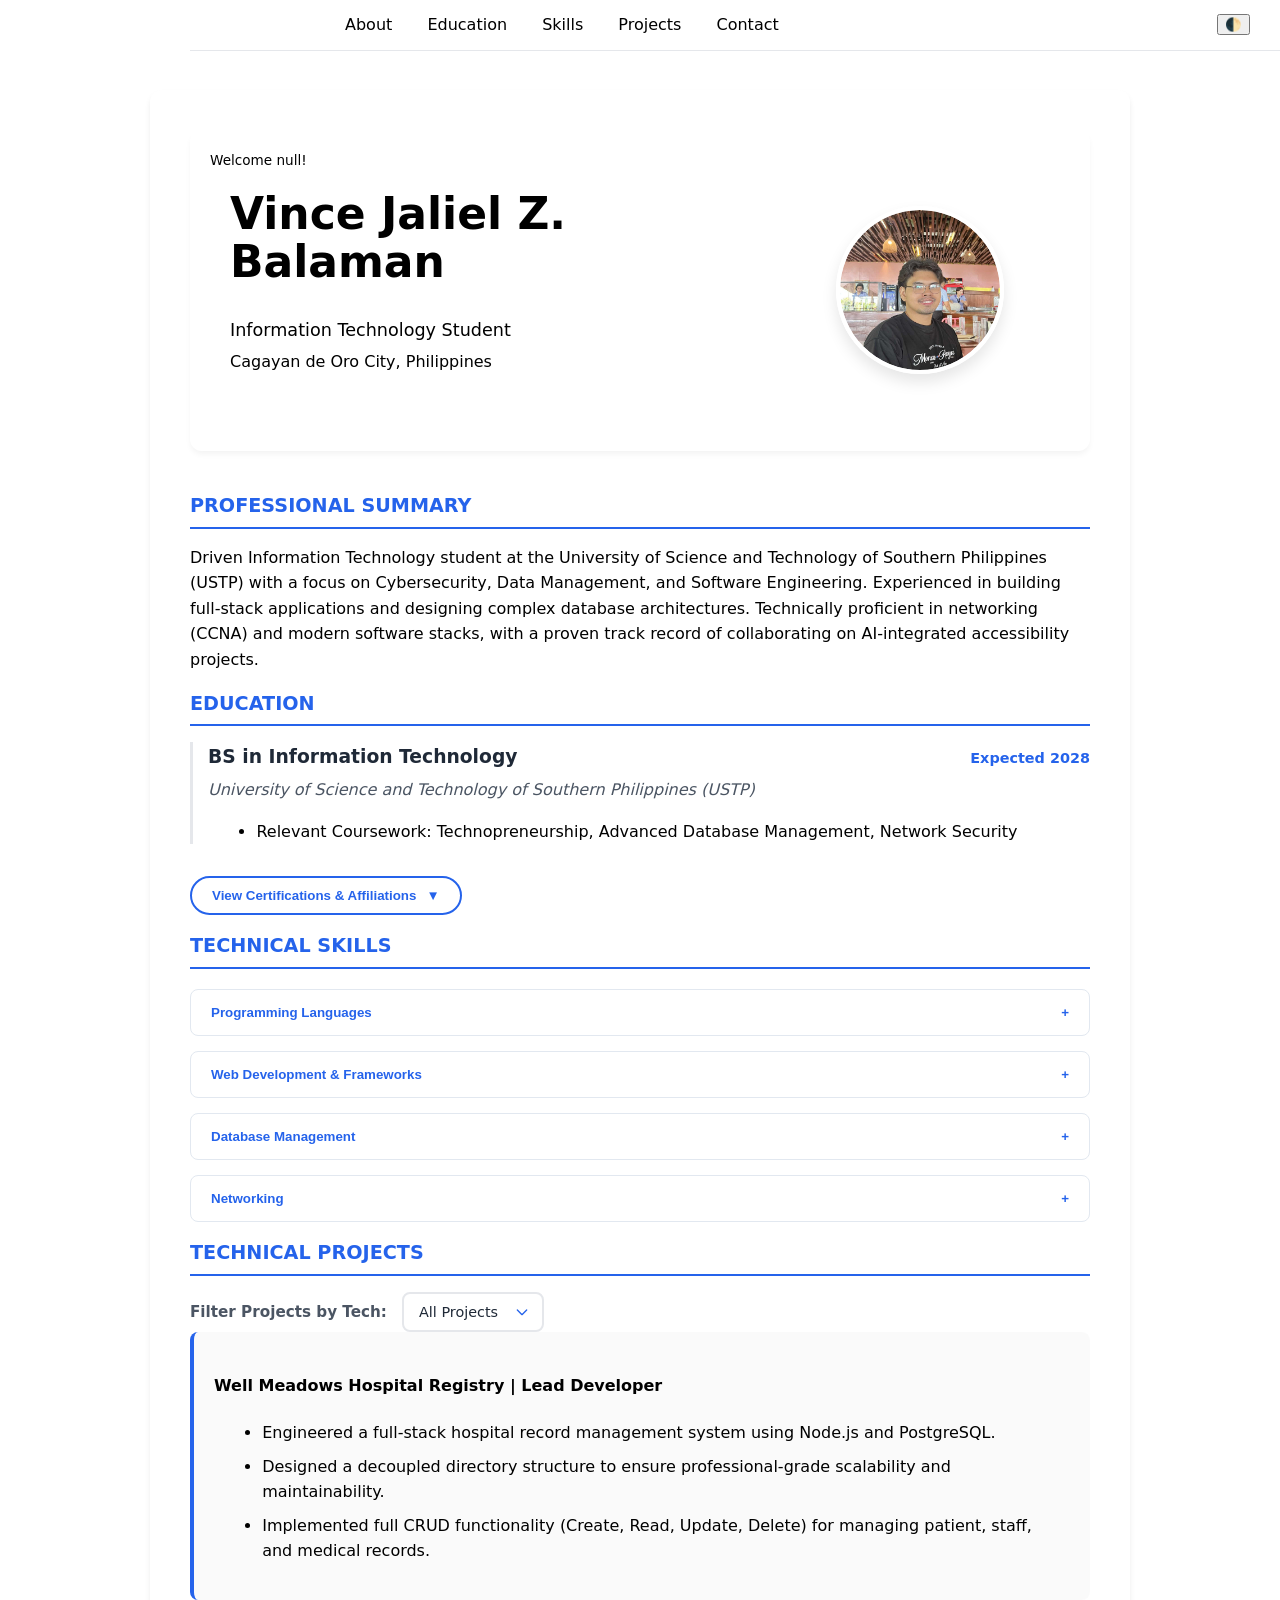
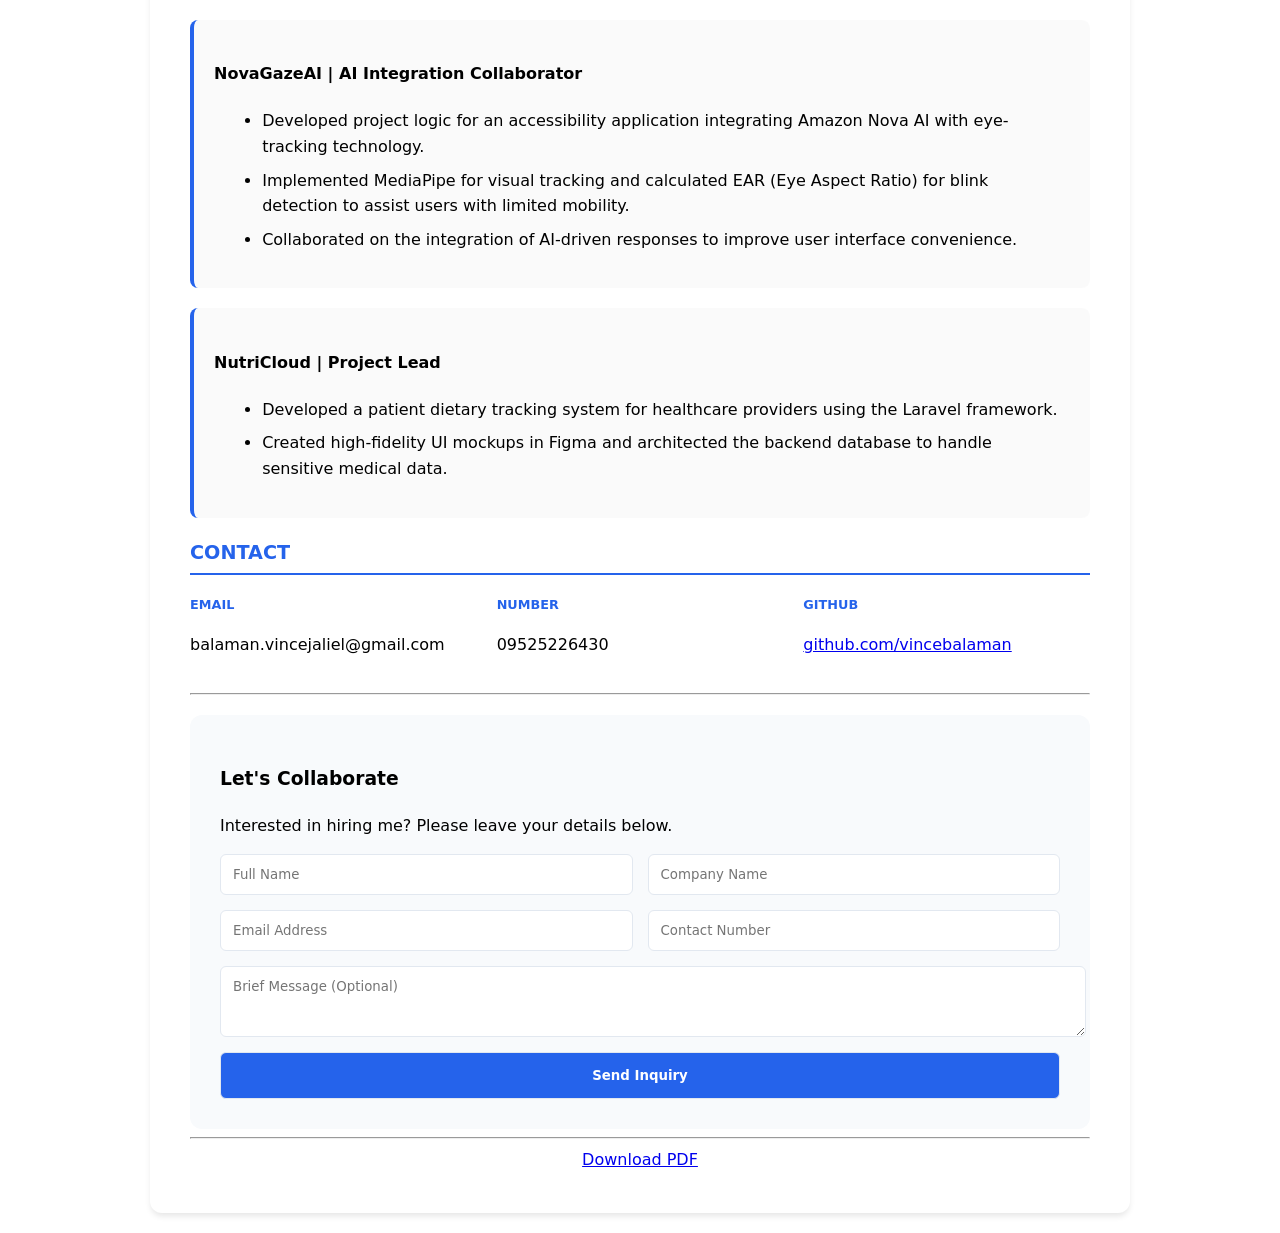
<file: index.html>
<!DOCTYPE html>
<html lang="en">
<head>
    <meta charset="UTF-8">
    <meta name="viewport" content="width=device-width, initial-scale=1.0">
    <title>Document</title>
    <link rel="stylesheet" href="resume.css">
    <script src="https://code.jquery.com/jquery-3.7.1.min.js" defer></script>
    <script src="resume.js" defer></script>
</head>
<body>
    <div class="container">
        <nav class="navbar">
            <div class="nav-container">
                <div class="nav-links">
                    <a href="#aboutc">About</a>
                    <a href="#educationc">Education</a>
                    <a href="#skillsc">Skills</a>
                    <a href="#projectsc">Projects</a>
                    <a href="#contactc">Contact</a>
                </div>
                <button id="theme-toggle">🌓</button>
            </div>
        </nav>
        <header class="hero-section">
            <div class="welcome-bar">
                <span id="guest"></span>
            </div>

            <div class="hero-container">
                <div class="hero-text-col">
                    <h1 id="name">Vince Jaliel Z. Balaman</h1>
                    <p class="tagline">Information Technology Student</p>
                    <p class="address">Cagayan de Oro City, Philippines</p>
                    
                    </div>

                <div class="hero-photo-col">
                    <div class="profile-photo-wrapper">
                        <img src="assets/me.jpg" alt="Vince Balaman" class="profile-photo">
                    </div>
                </div>
            </div>
        </header>
        <div class="summary-section" id="aboutc">
            <h2 class="section-title">PROFESSIONAL SUMMARY</h2>
            <p>Driven Information Technology student at the University of Science and Technology of Southern Philippines (USTP) 
            with a focus on Cybersecurity, Data Management, and Software Engineering. Experienced in building full-stack applications 
            and designing complex database architectures. Technically proficient in networking (CCNA) and modern software stacks, 
            with a proven track record of collaborating on AI-integrated accessibility projects.</p>
        </div>
        <section class="education-section" id="educationc">
            <h2 class="section-title">Education</h2>
            
            <div class="education-item">
                <div class="edu-header">
                    <h3>BS in Information Technology</h3>
                    <span class="edu-date">Expected 2028</span>
                </div>
                <p class="school-name">University of Science and Technology of Southern Philippines (USTP)</p>
                <ul class="coursework">
                    <li>Relevant Coursework: Technopreneurship, Advanced Database Management, Network Security</li>
                </ul>
            </div>

            <div class="expandable-wrapper">
                <button class="more-btn" id="toggle-certs">
                    <span>View Certifications & Affiliations</span>
                    <i class="arrow-icon">▼</i>
                </button>
                
                <div class="certs-content">
                    <div class="cert-card">
                        <ul>
                            <li>Cisco Certified Network Associate (CCNA) – Coursework/Training</li>
                            <li>Technopreneurship Program Participant – USTP</li>
                        </ul>
                    </div>
                </div>
            </div>
        </section>
        <section class="skills-section" id="skillsc">
            <h2 class="section-title">Technical Skills</h2>
            
            <div class="skills-grid">
                <div class="skill-category">
                    <button class="skill-header" id="proglang">
                        <span>Programming Languages</span>
                        <span class="plus-icon">+</span>
                    </button>
                    <div class="skill-pills" id="proglangc">
                        <span>Python</span> <span>Java</span> <span>C</span> 
                        <span>C++</span> <span>JavaScript</span> <span>PHP</span> <span>SQL</span>
                    </div>
                </div>

                <div class="skill-category">
                    <button class="skill-header" id="frameworksb">
                        <span>Web Development & Frameworks</span>
                        <span class="plus-icon">+</span>
                    </button>
                    <div class="skill-pills" id="frameworksc">
                        <span>Node.js</span> <span>Laravel</span> <span>HTML5</span> 
                        <span>CSS3</span> <span>Express.js</span>
                    </div>
                </div>

                <div class="skill-category">
                    <button class="skill-header" id="datab">
                        <span>Database Management</span>
                        <span class="plus-icon">+</span>
                    </button>
                    <div class="skill-pills" id="dbc">
                        <span>PostgreSQL</span> <span>MySQL</span> <span>Relational Algebra</span> 
                        <span>Normalization</span> <span>Query Optimization</span>
                    </div>
                </div>

                <div class="skill-category">
                    <button class="skill-header" id="networkingb">
                        <span>Networking</span>
                        <span class="plus-icon">+</span>
                    </button>
                    <div class="skill-pills" id="networkingc">
                        <span>Cisco Certified Network Associate (CCNA)</span> <span>Network Configuration</span> <span>Security Protocols</span>
                    </div>
                </div>
            </div>
        </section>

        <div class="projects" id="projectsc">
            <h2 class="section-title">TECHNICAL PROJECTS</h2>
            <label for="project-filter">Filter Projects by Tech:</label>
            <select id="project-filter">
                <option value="all">All Projects</option>
                <option value="postgresql">PostgreSQL</option>
                <option value="laravel">Laravel</option>
                <option value="ai">AI / Python</option>
            </select>

            <div id="project-list">
                <div class="project-item" data-tech="postgresql">
                    <h4>Well Meadows Hospital Registry | Lead Developer</h4>
                    <ul>
                        <li>Engineered a full-stack hospital record management system using Node.js and PostgreSQL.</li>
                        <li>Designed a decoupled directory structure to ensure professional-grade scalability and maintainability.</li>
                        <li>Implemented full CRUD functionality (Create, Read, Update, Delete) for managing patient, staff, and medical records.</li>
                    </ul>
                </div>
                <div class="project-item" data-tech="ai">
                    <h4>NovaGazeAI | AI Integration Collaborator</h4>
                    <ul>
                        <li>Developed project logic for an accessibility application integrating Amazon Nova AI with eye-tracking technology.</li>
                        <li>Implemented MediaPipe for visual tracking and calculated EAR (Eye Aspect Ratio) for blink detection to assist users with limited mobility.</li>
                        <li>Collaborated on the integration of AI-driven responses to improve user interface convenience.</li>
                    </ul>
                </div>
                <div class="project-item" data-tech="laravel">
                    <h4>NutriCloud | Project Lead</h4>
                    <ul>
                        <li>Developed a patient dietary tracking system for healthcare providers using the Laravel framework.</li>
                        <li>Created high-fidelity UI mockups in Figma and architected the backend database to handle sensitive medical data.</li>
                    </ul>
                </div>
            </div>
        </div>

        <div class="contact" id="contactc">
            <h2 class="section-title">CONTACT</h2>
            <div class="contact-info-grid">
                <div class="info-item">
                    <strong>Email</strong>
                    <p>balaman.vincejaliel@gmail.com</p>
                </div>
                <div class="info-item">
                    <strong>Number</strong>
                    <p>09525226430</p>
                </div>
                <div class="info-item">
                    <strong>GitHub</strong>
                    <p><a href="https://github.com/vincebalaman" target="_blank">github.com/vincebalaman</a></p>
                </div>
            </div>

            <hr>
            <div class="hire-form-container">
                <h3>Let's Collaborate</h3>
                <p>Interested in hiring me? Please leave your details below.</p>
                <form class="hform" id="recruitment-form">
                    <div class="form-group">
                        <input type="text" id="user-name" placeholder="Full Name" required>
                        <input type="text" id="user-company" placeholder="Company Name" required>
                    </div>
                    <div class="form-group">
                        <input type="email" id="user-email" placeholder="Email Address" required>
                        <input type="tel" id="user-phone" placeholder="Contact Number" required>
                    </div>
                    <textarea id="user-message" placeholder="Brief Message (Optional)" rows="3"></textarea>
                    <input type="submit" value="Send Inquiry" class="submit-btn">
                </form>
            </div>
        </div>
        <div class="download">
            <hr>
            <a href="assets/ResumePDF.pdf" download="ResumePDF" class="btn">Download PDF</a>
        </div>
    </div>
</body>
</html>
</file>
<file: resume.css>
:root {
    --primary-color: #2563eb; /* Professional Blue */
    --bg-light: #ffffff;
    --text-light: #1f2937;
    --bg-dark: #0f172a;
    --text-dark: #f8fafc;
    --nav-bg: rgba(255, 255, 255, 0.8);
}

body {
    font-family: 'Inter', system-ui, sans-serif;
    line-height: 1.6;
    margin: 0;
    padding-top: 70px; /* Space for fixed nav */
    transition: background 0.3s;
}

/* Navbar Styling */
.navbar {
    position: fixed;
    top: 0;
    width: 100%;
    background: var(--nav-bg);
    backdrop-filter: blur(10px);
    border-bottom: 1px solid #e5e7eb;
    z-index: 1000;
}

.nav-container {
    max-width: 1000px;
    margin: 0 auto;
    display: flex;
    justify-content: space-between;
    align-items: center;
    padding: 0.75rem 2rem;
}

.nav-links a {
    text-decoration: none;
    color: inherit;
    margin: 0 15px;
    font-weight: 500;
    transition: color 0.2s;
}

.nav-links a:hover { color: var(--primary-color); }

/* Main Layout */
.container {
    max-width: 900px;
    margin: 20px auto;
    padding: 40px;
    background: var(--bg-light);
    border-radius: 12px;
    box-shadow: 0 4px 6px -1px rgba(0, 0, 0, 0.1);
}

#theme-toggle{
    position: relative;
    right: 8%;
}

.dark-theme { background-color: var(--bg-dark); color: var(--text-dark); }
.dark-theme .container { background: #1e293b; color: var(--text-dark); }
.dark-theme .navbar { background: rgba(15, 23, 42, 0.9); border-bottom-color: #334155; }

/* Section Styling */
.section-title {
    color: var(--primary-color);
    border-bottom: 2px solid var(--primary-color);
    padding-bottom: 5px;
    text-transform: uppercase;
    font-size: 1.2rem;
}

.project-item {
    background: rgba(0,0,0,0.02);
    padding: 20px;
    border-radius: 8px;
    border-left: 4px solid var(--primary-color);
    margin-bottom: 20px;
}

li{
    margin: 1%;
}

ol{
    font-weight: bold;
}

ul{
    font-weight: lighter;
}

.hero-section {
    background-color: var(--hero-bg);
    border-radius: 12px;
    padding: 60px 40px;
    box-shadow: 0 4px 6px -1px rgba(0, 0, 0, 0.05);
    margin-bottom: 40px;
    position: relative;
    overflow: hidden;
}

.hero-section::after {
    content: '';
    position: absolute;
    width: 200px;
    height: 200px;
    background: linear-gradient(135deg, var(--primary), transparent);
    top: -50px;
    right: -50px;
    border-radius: 50%;
    opacity: 0.1;
}

.hero-container {
    display: grid;
    grid-template-columns: 2fr 1fr; /* 2 parts text, 1 part photo */
    gap: 40px;
    align-items: center; /* V-Centering */
}

.profile-photo-wrapper {
    width: 160px; /* Slightly larger, centered in its col */
    height: 160px;
    margin: 0 auto; /* Horizontal centering in the col */
    overflow: hidden;
    border-radius: 50%;
    border: 4px solid #fff; /* White 'matte' border */
    box-shadow: 0 8px 15px rgba(0,0,0,0.1); /* Soft shadow */
    transition: transform 0.3s ease;
}

.profile-photo-wrapper:hover {
    transform: translateY(-5px);
}

.profile-photo{
    width: 100%;
    height: 100%;
    object-fit: cover;
    border-radius: 100%;
}

@media (max-width: 600px) {
    .profile-photo {
        position: static;
        display: block;
        margin: 0 auto 10px auto;
    }
}

#guest {
    position: absolute;
    top: 20px;
    left: 20px;
    color: var(--text-sub);
    font-size: 0.85rem;
    font-weight: 400;
}

#name {
    margin-top: 0;
    font-size: 2.75rem;
    line-height: 1.1;
    color: var(--text-main);
}

.tagline {
    font-size: 1.1rem;
    color: var(--primary);
    font-weight: 500;
    margin-bottom: 5px;
}

.address {
    margin-top: 0;
    color: var(--text-sub);
    font-weight: lighter;
}

#add{
    margin-top: 0;
}


/* Container for the education entries */
.education-item {
    margin-bottom: 2rem;
    padding-left: 15px;
    border-left: 3px solid #e5e7eb; /* The 'Timeline' line */
}

.edu-header {
    display: flex;
    justify-content: space-between;
    align-items: baseline;
}

.edu-header h3 { margin: 0; color: #1f2937; }
.edu-date { font-weight: bold; color: #2563eb; font-size: 0.9rem; }
.school-name { margin-top: 5px; color: #4b5563; font-style: italic; }

.more-btn {
    display: flex;
    align-items: center;
    gap: 10px;
    background: transparent;
    border: 2px solid #2563eb;
    color: #2563eb;
    padding: 10px 20px;
    border-radius: 30px;
    font-weight: bold;
    cursor: pointer;
    transition: all 0.3s ease;
    margin-top: 10px;
}

.more-btn:hover {
    background: #2563eb;
    color: white;
}

.more-btn.active .arrow-icon {
    transform: rotate(180deg);
}

.arrow-icon {
    font-style: normal;
    transition: transform 0.3s ease;
}

.certs-content {
    max-height: 0;
    overflow: hidden;
    transition: max-height 0.4s ease-in-out;
}

.cert-card {
    background: transparent;
    padding: 15px;
    border-radius: 8px;
    margin-top: 15px;
}

.skills-grid {
    display: grid;
    grid-template-columns: 1fr; /* Stacked on mobile, 1fr 1fr on desktop */
    gap: 15px;
    margin-top: 20px;
}

/* Category Header Styling */
.skill-header {
    width: 100%;
    display: flex;
    justify-content: space-between;
    align-items: center;
    background: transparent;
    border: 1px solid #e2e8f0;
    padding: 15px 20px;
    border-radius: 8px;
    color: #2563eb; /* Professional Blue */
    font-weight: bold;
    cursor: pointer;
    transition: all 0.2s ease;
}

.skill-header:hover {
    background: transparent;
    border-color: #2563eb;
}

/* Skill Pills Styling */
.skill-pills {
    max-height: 0;
    overflow: hidden;
    transition: max-height 0.3s ease-out;
    display: flex;
    flex-wrap: wrap;
    gap: 10px;
    padding: 0 10px;
    text-align: center;
    background-color: transparent;
}

.skill-pills span {
    background: #e2e8f0;
    color: #475569;
    padding: 6px 14px;
    border-radius: 20px;
    font-size: 0.9rem;
    font-weight: 500;
    margin-top: 1%;
}

.skill-header.active + .skill-pills {
    padding: 15px 10px;
    max-height: 200px; /* Adjust based on content */
    color: black;
}

.skill-header.active .plus-icon {
    transform: rotate(45deg);
}

label[for="project-filter"] {
    font-weight: 600;
    color: #4b5563;
    margin-right: 10px;
    font-size: 0.95rem;
}

#project-filter {
    appearance: none; /* Removes default browser arrow */
    background-color: #ffffff;
    border: 2px solid #e5e7eb;
    border-radius: 8px;
    padding: 10px 40px 10px 15px;
    font-size: 0.9rem;
    font-family: inherit;
    color: #1f2937;
    cursor: pointer;
    transition: all 0.2s ease;
    background-image: url("data:image/svg+xml,%3Csvg xmlns='http://www.w3.org/2000/svg' fill='none' viewBox='0 0 24 24' stroke='%232563eb'%3E%3Cpath stroke-linecap='round' stroke-linejoin='round' stroke-width='2' d='M19 9l-7 7-7-7'%3E%3C/path%3E%3C/svg%3E");
    background-repeat: no-repeat;
    background-position: right 12px center;
    background-size: 16px;
}

#project-filter:hover {
    border-color: #2563eb; /* Professional Blue */
    box-shadow: 0 0 0 3px rgba(37, 99, 235, 0.1);
}

#project-filter:focus {
    outline: none;
    border-color: #2563eb;
}

#proglangc{
    display: flex;
    flex-direction: column;
    padding: 0 18px;
    max-height: 0;    
    overflow: hidden;
    transition: max-height 0.2s ease-out;
}

#frameworksc{
    display: flex;
    flex-direction: column;
    padding: 0 18px;
    max-height: 0;    
    overflow: hidden;
    transition: max-height 0.2s ease-out;
}

#dbc{
    display: flex;
    flex-direction: column;
    padding: 0 18px;
    max-height: 0;    
    overflow: hidden;
    transition: max-height 0.2s ease-out;
}

#networkingc{
    display: flex;
    flex-direction: column;
    padding: 0 18px;
    max-height: 0;    
    overflow: hidden;
    transition: max-height 0.2s ease-out;
}

#toolsc{
    display: flex;
    flex-direction: column;
    padding: 0 18px;
    max-height: 0;    
    overflow: hidden;
    transition: max-height 0.2s ease-out;
}

.contact-info-grid {
    display: grid;
    grid-template-columns: repeat(auto-fit, minmax(200px, 1fr));
    gap: 20px;
    margin: 20px 0;
}

.info-item strong {
    display: block;
    color: #2563eb;
    font-size: 0.8rem;
    text-transform: uppercase;
}

.hire-form-container {
    background: #f8fafc;
    padding: 30px;
    border-radius: 12px;
    margin-top: 20px;
}

.hform {
    display: flex;
    flex-direction: column;
    gap: 15px;
}

.form-group {
    display: flex;
    gap: 15px;
}

.hform input, .hform textarea {
    width: 100%;
    padding: 12px;
    border: 1px solid #e2e8f0;
    border-radius: 6px;
    font-family: inherit;
}

.submit-btn {
    background-color: #2563eb !important;
    color: white !important;
    font-weight: bold;
    border: none;
    padding: 15px !important;
    cursor: pointer;
    transition: background 0.3s;
}

.submit-btn:hover {
    background-color: #1d4ed8 !important;
}

.dark-theme .hire-form-container {
    background: #1e293b;
}

.download{
    text-align: center;
}
</file>
